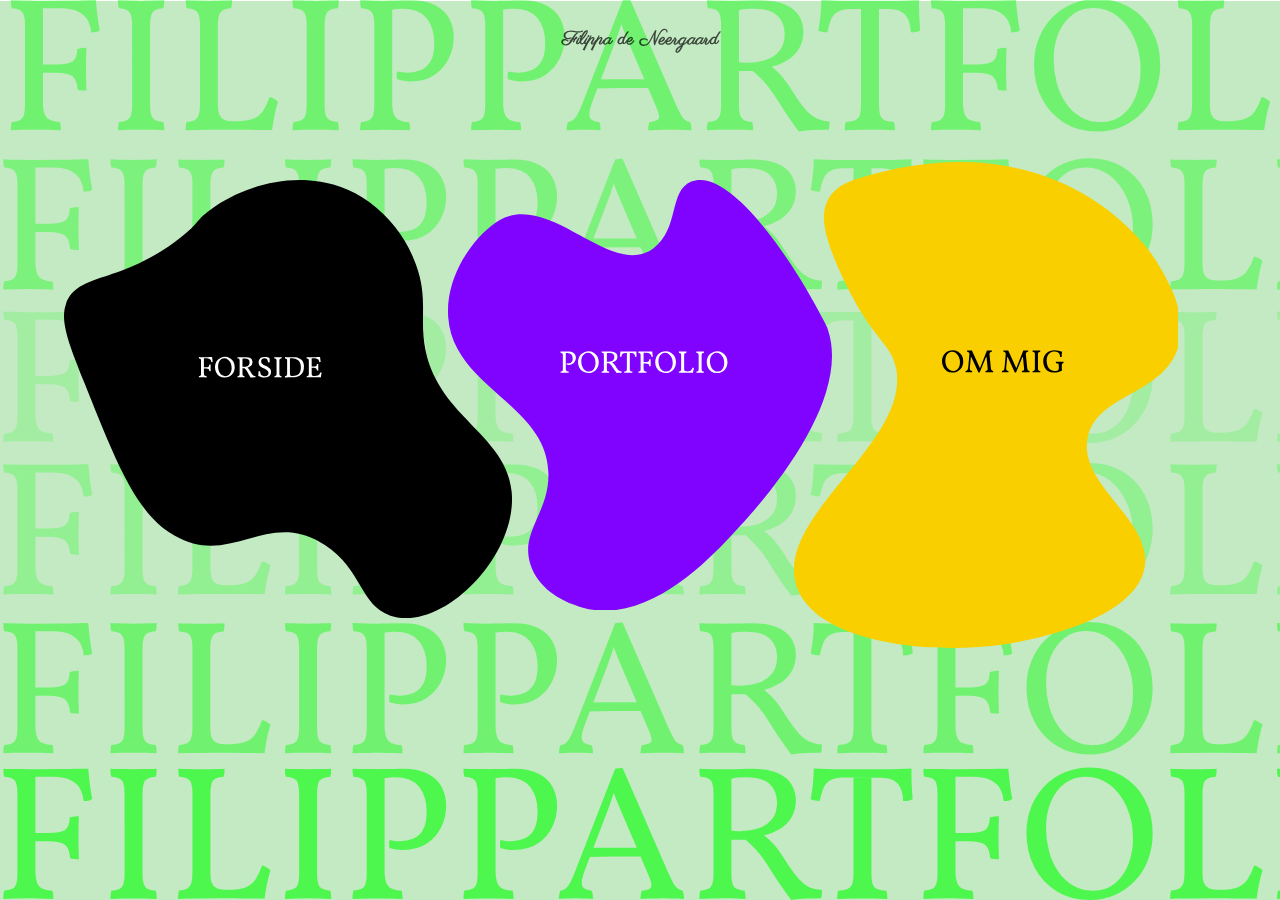
<file: index.html>
<!DOCTYPE html>
<html lang="da">
  <head>
    <meta charset="UTF-8" />
    <meta http-equiv="X-UA-Compatible" content="IE=edge" />
    <meta name="viewport" content="width=device-width, initial-scale=1.0" />
    <link rel="stylesheet" href="style.css" />
    <meta name="robots" content="noindex" />
    <link rel="preconnect" href="https://fonts.googleapis.com" />
    <link rel="preconnect" href="https://fonts.gstatic.com" crossorigin />
    <link rel="preconnect" href="https://fonts.googleapis.com" />
    <link rel="preconnect" href="https://fonts.gstatic.com" crossorigin />
    <link
      href="https://fonts.googleapis.com/css2?family=Be+Vietnam+Pro:wght@100&family=Parisienne&family=Vollkorn&display=swap"
      rel="stylesheet"
    />
    <title>Forside</title>
  </head>
  <body>
    <main>
      <div id="baggrund">
        <h1>Filippa de Neergaard</h1>
      </div>
      <nav>
        <a href="index.html"><div id="sortdut1"></div></a>
        <a href="portfolio.html"><div id="lilladut1"></div></a>
        <a href="ommig.html"><div id="guldut1"></div></a>
      </nav>
    </main>
  </body>
</html>
</file>
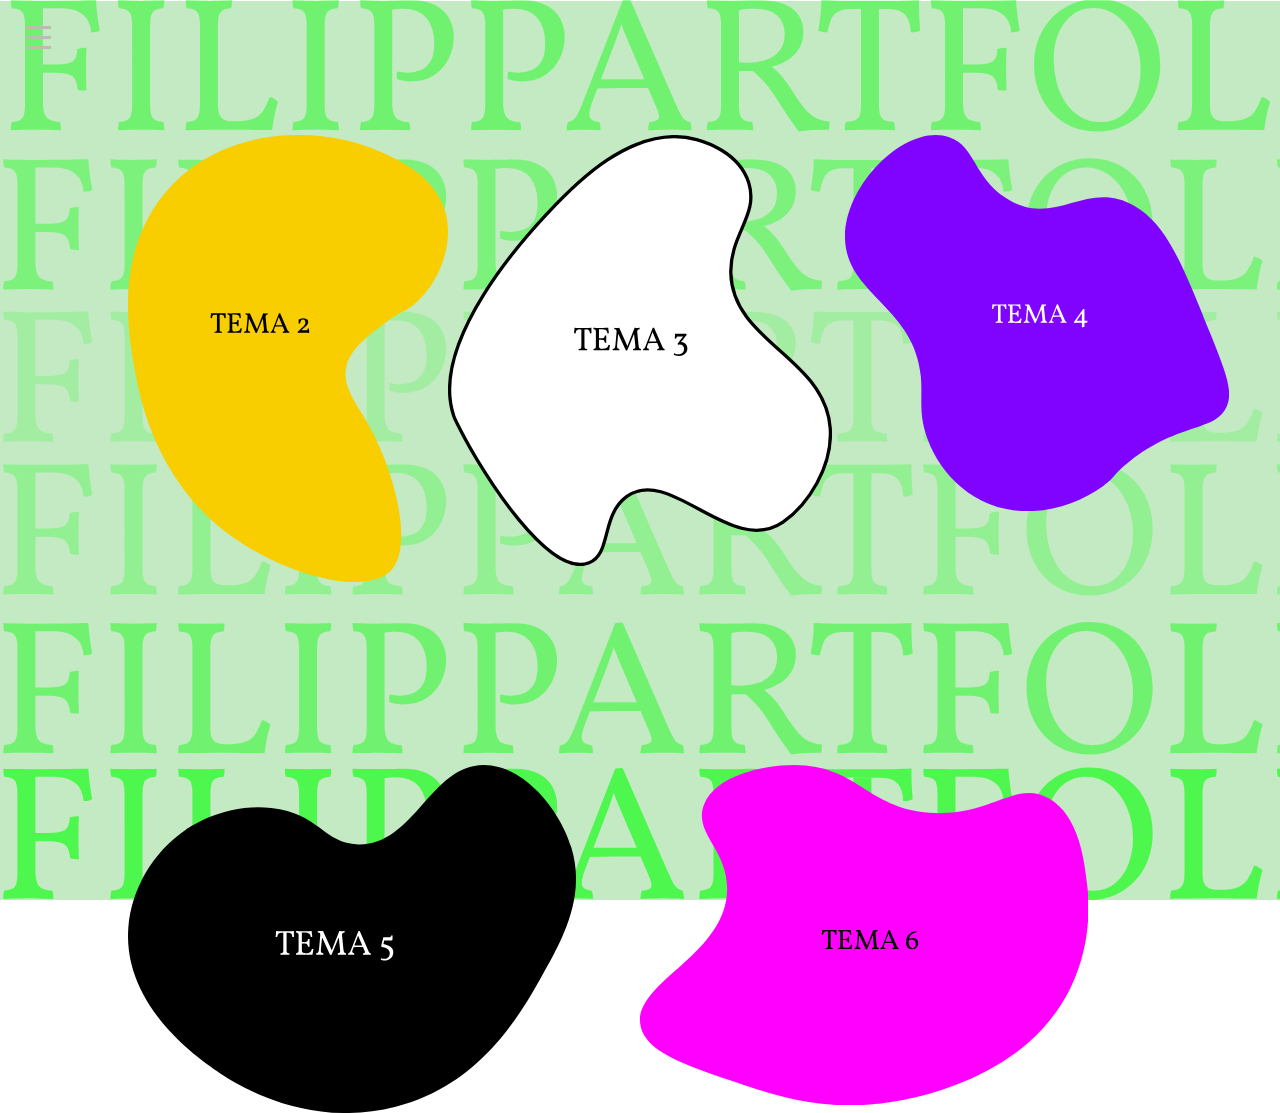
<file: portfolio.html>
<!DOCTYPE html>
<html lang="da">
  <head>
    <meta charset="UTF-8" />
    <meta http-equiv="X-UA-Compatible" content="IE=edge" />
    <meta name="viewport" content="width=device-width, initial-scale=1.0" />
    <link rel="stylesheet" href="style.css" />
    <meta name="robots" content="noindex" />
       <link rel="preconnect" href="https://fonts.googleapis.com" />
    <link rel="preconnect" href="https://fonts.gstatic.com" crossorigin />
    <link
      href="https://fonts.googleapis.com/css2?family=Be+Vietnam+Pro:wght@100&family=Parisienne&family=Vollkorn&display=swap"
      rel="stylesheet"
    />
    <title>Portfolio</title>
  </head>
  <body>
    <main>
      <div id="baggrund">
        
        <header>
          
          <div class="nav_wrapper">
            <img src="billeder/burgermenu1.svg" class="openMenu" alt="" />
          </div>    </div>

      
          <nav id="menu">
            <div class="nav_wrapper">
              <img src="billeder/cross.svg" class="closeMenu" alt="" />
            </div>
            <div class="menu_content">
              <a href="index.html">
                <h2>FORSIDE</h2>
              </a>
              <!-- <img src="billeder/menu_br.svg" class="menu_br" alt="" /> -->
              <a href="portfolio.html">
                <h2>PORTFOLIO</h2>
              </a>
              <!-- <img src="billeder/menu_br.svg" class="menu_br" alt="" /> -->
              <a href="ommig.html">
                <h2>OM MIG</h2>
              </a>
            
            </div>
          </nav>
        </header>

      

      <a href="tema2.html"><div id="guldut2"></div></a>
      <a href="tema3.html"><div id="hviddut2"></div></a>
      <a href="tema4.html"><div id="lilladut2"></div></a>
      <a href="tema5.html"><div id="sortdut2"></div></a>
      <a href="tema6.html"><div id="groendut2"></div></a>
   
    </main>
      
    <script src="burger1.js"></script>
  </body>
</html>
</file>
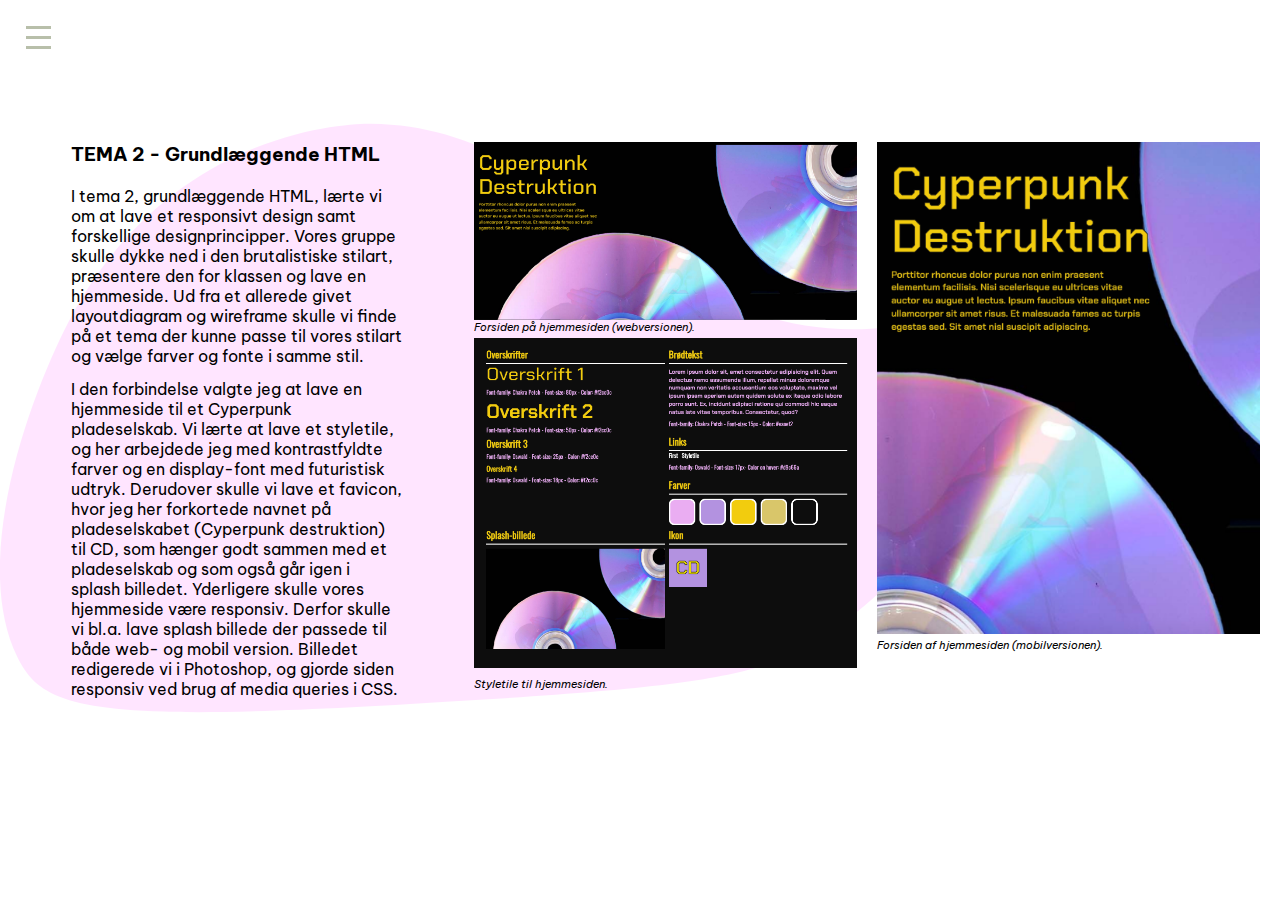
<file: tema2.html>
<!DOCTYPE html>
<html lang="da">
  <head>
    <meta charset="UTF-8" />
    <meta http-equiv="X-UA-Compatible" content="IE=edge" />
    <meta name="viewport" content="width=device-width, initial-scale=1.0" />
    <link rel="stylesheet" href="style.css" />
    <link rel="stylesheet" href="tema2.css" />
    <meta name="robots" content="noindex" />
    <link rel="preconnect" href="https://fonts.googleapis.com" />
    <link rel="preconnect" href="https://fonts.gstatic.com" crossorigin />
    <link
      href="https://fonts.googleapis.com/css2?family=Be+Vietnam+Pro:wght@100&family=Parisienne&family=Vollkorn&display=swap"
      rel="stylesheet"
    />
    <title>Tema 2</title>
  </head>
  <body>
    <main>
      <header>
        <div class="nav_wrapper">
          <img src="billeder/burgermenu1.svg" class="openMenu" alt="" />
        </div>
        <nav id="menu">
          <div class="nav_wrapper">
            <img src="billeder/cross.svg" class="closeMenu" alt="" />
          </div>

          <div class="menu_content">
            <a href="index.html">
              <h2>FORSIDE</h2>
            </a>
            <!-- <img src="billeder/menu_br.svg" class="menu_br" alt="" /> -->
            <a href="portfolio.html">
              <h2>PORTFOLIO</h2>
            </a>
            <!-- <img src="billeder/menu_br.svg" class="menu_br" alt="" /> -->
            <a href="ommig.html">
              <h2>OM MIG</h2>
            </a>
          </div>
        </nav>
      </header>
      <!-- Her starter indholdet -->

      <div class="tema2">
        <!-- Tekst -->
        <div class="tema2tekst">
          <h2>TEMA 2 - Grundlæggende HTML</h2>
          <p>
            I tema 2, grundlæggende HTML, lærte vi om at lave et responsivt
            design samt forskellige designprincipper. Vores gruppe skulle dykke
            ned i den brutalistiske stilart, præsentere den for klassen og lave
            en hjemmeside. Ud fra et allerede givet layoutdiagram og wireframe
            skulle vi finde på et tema der kunne passe til vores stilart og
            vælge farver og fonte i samme stil.
          </p>
          <p>
            I den forbindelse valgte jeg at lave en hjemmeside til et Cyperpunk
            pladeselskab. Vi lærte at lave et styletile, og her arbejdede jeg
            med kontrastfyldte farver og en display-font med futuristisk udtryk.
            Derudover skulle vi lave et favicon, hvor jeg her forkortede navnet
            på pladeselskabet (Cyperpunk destruktion) til CD, som hænger godt
            sammen med et pladeselskab og som også går igen i splash billedet.
            Yderligere skulle vores hjemmeside være responsiv. Derfor skulle vi
            bl.a. lave splash billede der passede til både web- og mobil
            version. Billedet redigerede vi i Photoshop, og gjorde siden
            responsiv ved brug af media queries i CSS.
          </p>
        </div>
        <div class="billedertema2">
          <div class="tosmaa">
            <img src="billeder/CDweb.png" alt="webversion af hjemmeside" />
            <div class="caption">Forsiden på hjemmesiden (webversionen).</div>
            <img src="billeder/CDstyletile.png" alt="Styletile af hjemmeside" />
            <div class="caption">Styletile til hjemmesiden.</div>
          </div>
          <div>
            <img src="billeder/CDmobil.png" alt="mobilversion af hjemmeside" />

            <div class="caption">Forsiden af hjemmesiden (mobilversionen).</div>
          </div>
        </div>
      </div>
      <!-- Tekst slut -->
    </main>
    <script src="burger1.js"></script>
  </body>
</html>
</file>
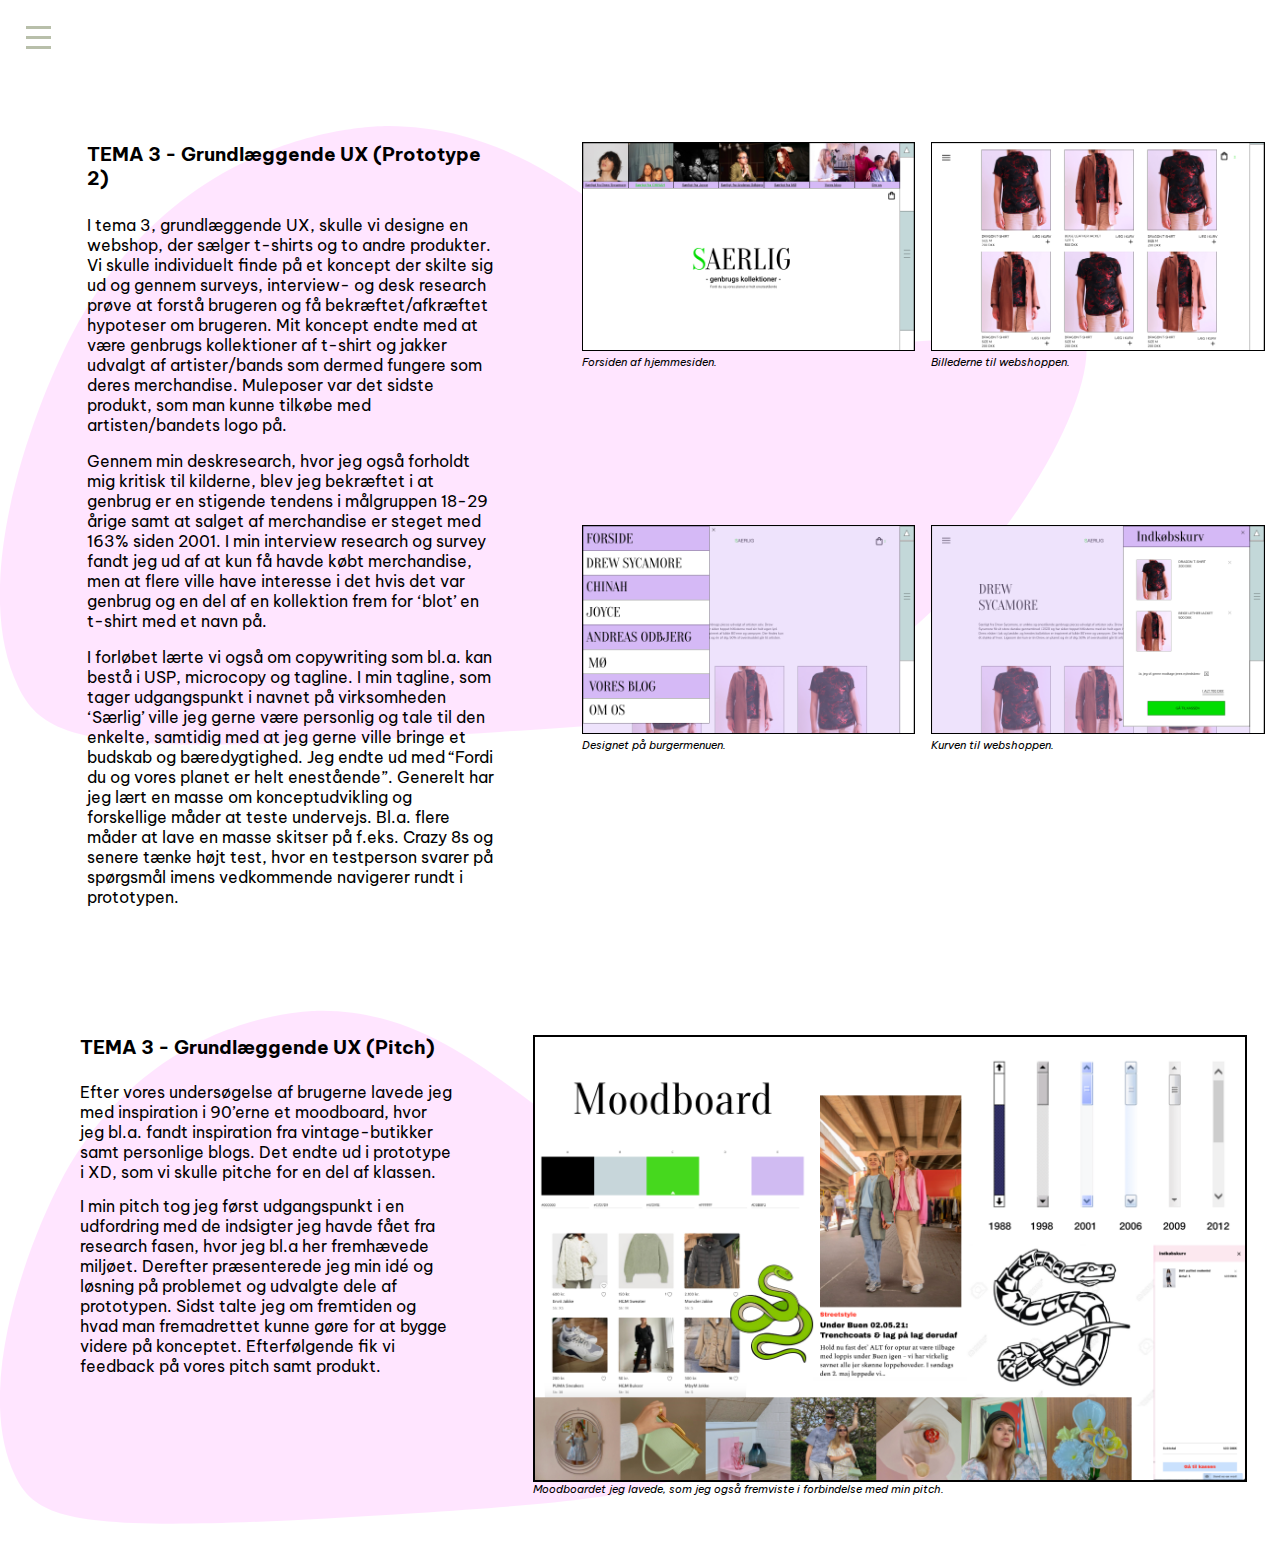
<file: tema3.html>
<!DOCTYPE html>
<html lang="da">
  <head>
    <meta charset="UTF-8" />
    <meta http-equiv="X-UA-Compatible" content="IE=edge" />
    <meta name="viewport" content="width=device-width, initial-scale=1.0" />
    <link rel="stylesheet" href="style.css" />
    <link rel="stylesheet" href="tema3.css" />
    <meta name="robots" content="noindex" />
    <link rel="preconnect" href="https://fonts.googleapis.com" />
    <link rel="preconnect" href="https://fonts.gstatic.com" crossorigin />
    <link
      href="https://fonts.googleapis.com/css2?family=Be+Vietnam+Pro:wght@100&family=Parisienne&family=Vollkorn&display=swap"
      rel="stylesheet"
    />
    <title>Tema 3</title>
  </head>
  <body>
    <main>
      <header>
        <div class="nav_wrapper">
          <img src="billeder/burgermenu1.svg" class="openMenu" alt="" />
        </div>
        <nav id="menu">
          <div class="nav_wrapper">
            <img src="billeder/cross.svg" class="closeMenu" alt="" />
          </div>

          <div class="menu_content">
            <a href="index.html">
              <h2>FORSIDE</h2>
            </a>
            <!-- <img src="billeder/menu_br.svg" class="menu_br" alt="" /> -->
            <a href="portfolio.html">
              <h2>PORTFOLIO</h2>
            </a>
            <!-- <img src="billeder/menu_br.svg" class="menu_br" alt="" /> -->
            <a href="ommig.html">
              <h2>OM MIG</h2>
            </a>
          </div>
        </nav>
      </header>
      <!-- Her starter indholdet -->

      <div class="tema3">
        <!-- Tekst -->
        <div class="tema3tekst">
          <h2>TEMA 3 - Grundlæggende UX (Prototype 2)</h2>
          <p>
            I tema 3, grundlæggende UX, skulle vi designe en webshop, der sælger
            t-shirts og to andre produkter. Vi skulle individuelt finde på et
            koncept der skilte sig ud og gennem surveys, interview- og desk
            research prøve at forstå brugeren og få bekræftet/afkræftet
            hypoteser om brugeren. Mit koncept endte med at være genbrugs
            kollektioner af t-shirt og jakker udvalgt af artister/bands som
            dermed fungere som deres merchandise. Muleposer var det sidste
            produkt, som man kunne tilkøbe med artisten/bandets logo på.
          </p>
          <p>
            Gennem min deskresearch, hvor jeg også forholdt mig kritisk til
            kilderne, blev jeg bekræftet i at genbrug er en stigende tendens i
            målgruppen 18-29 årige samt at salget af merchandise er steget med
            163% siden 2001. I min interview research og survey fandt jeg ud af
            at kun få havde købt merchandise, men at flere ville have interesse
            i det hvis det var genbrug og en del af en kollektion frem for
            ‘blot’ en t-shirt med et navn på.
          </p>
          <p>
            I forløbet lærte vi også om copywriting som bl.a. kan bestå i USP,
            microcopy og tagline. I min tagline, som tager udgangspunkt i navnet
            på virksomheden ‘Særlig’ ville jeg gerne være personlig og tale til
            den enkelte, samtidig med at jeg gerne ville bringe et budskab og
            bæredygtighed. Jeg endte ud med “Fordi du og vores planet er helt
            enestående”. Generelt har jeg lært en masse om konceptudvikling og
            forskellige måder at teste undervejs. Bl.a. flere måder at lave en
            masse skitser på f.eks. Crazy 8s og senere tænke højt test, hvor en
            testperson svarer på spørgsmål imens vedkommende navigerer rundt i
            prototypen.
          </p>
        </div>
        <div class="billedertema3">
          <div>
            <img
              src="billeder/Forsidetema3.png"
              alt="Forside af hjemmeside UX"
            />
            <div class="caption">Forsiden af hjemmesiden.</div>
          </div>
          <div>
            <img src="billeder/Billedertema3.png" alt="Billeder UX" />
            <div class="caption">Billederne til webshoppen.</div>
          </div>
          <div>
            <img src="billeder/Menutema3.png" alt="Menu UX" />
            <div class="caption">Designet på burgermenuen.</div>
          </div>
          <div>
            <img src="billeder/Kurvtema3.png" alt="Kurv UX" />
            <div class="caption">Kurven til webshoppen.</div>
          </div>
        </div>
      </div>
      <div class="tema31">
        <div class="tema3tekst1">
          <h2>TEMA 3 - Grundlæggende UX (Pitch)</h2>
          <p>
            Efter vores undersøgelse af brugerne lavede jeg med inspiration i
            90’erne et moodboard, hvor jeg bl.a. fandt inspiration fra
            vintage-butikker samt personlige blogs. Det endte ud i prototype i
            XD, som vi skulle pitche for en del af klassen.
          </p>
          <p>
            I min pitch tog jeg først udgangspunkt i en udfordring med de
            indsigter jeg havde fået fra research fasen, hvor jeg bl.a her
            fremhævede miljøet. Derefter præsenterede jeg min idé og løsning på
            problemet og udvalgte dele af prototypen. Sidst talte jeg om
            fremtiden og hvad man fremadrettet kunne gøre for at bygge videre på
            konceptet. Efterfølgende fik vi feedback på vores pitch samt
            produkt.
          </p>
        </div>
        <div class="billedertema31">
          <img src="billeder/Moodboard1.png" alt="moodboard" />
          <div class="caption">
            Moodboardet jeg lavede, som jeg også fremviste i forbindelse med min
            pitch.
          </div>
        </div>
      </div>
      <!-- Tekst slut -->
    </main>
    <script src="burger1.js"></script>
  </body>
</html>
</file>
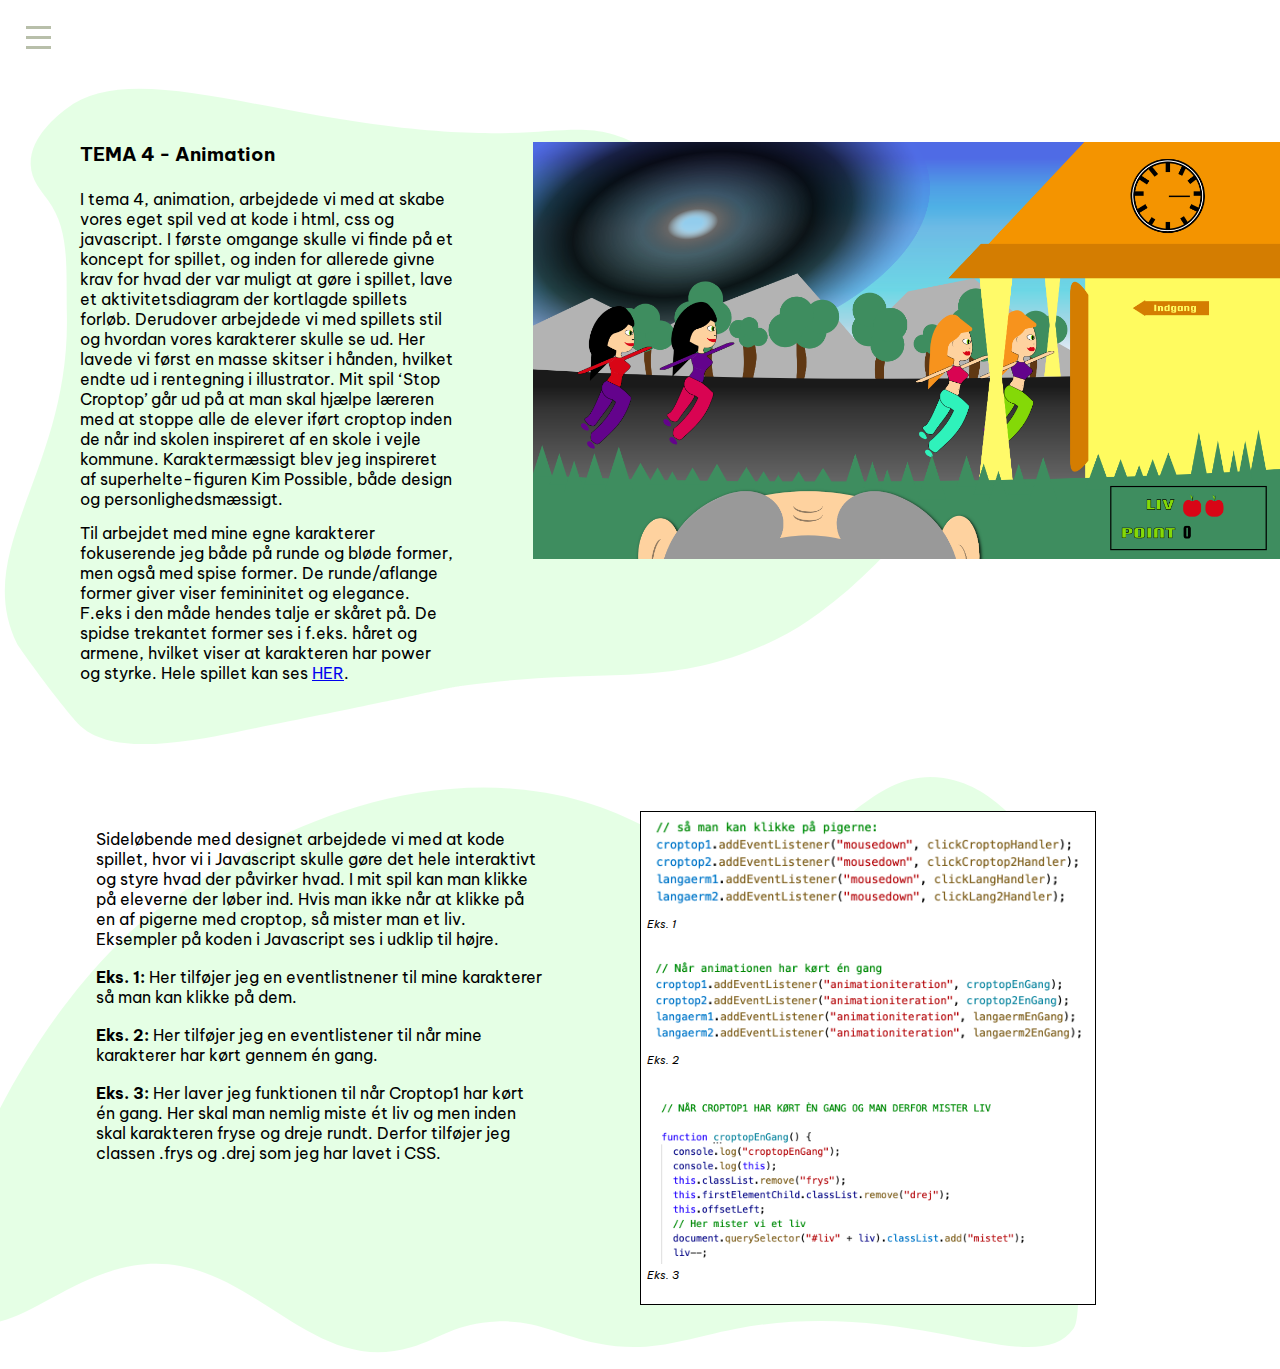
<file: tema4.html>
<!DOCTYPE html>
<html lang="da">
  <head>
    <meta charset="UTF-8" />
    <meta http-equiv="X-UA-Compatible" content="IE=edge" />
    <meta name="viewport" content="width=device-width, initial-scale=1.0" />
    <link rel="stylesheet" href="style.css" />
    <link rel="stylesheet" href="tema4.css" />
    <meta name="robots" content="noindex" />
    <link rel="preconnect" href="https://fonts.googleapis.com" />
    <link rel="preconnect" href="https://fonts.gstatic.com" crossorigin />
    <link
      href="https://fonts.googleapis.com/css2?family=Be+Vietnam+Pro:wght@100&family=Parisienne&family=Vollkorn&display=swap"
      rel="stylesheet"
    />
    <title>Tema 4</title>
  </head>
  <body>
    <main>
      <header>
        <div class="nav_wrapper">
          <img src="billeder/burgermenu1.svg" class="openMenu" alt="" />
        </div>
        <nav id="menu">
          <div class="nav_wrapper">
            <img src="billeder/cross.svg" class="closeMenu" alt="" />
          </div>

          <div class="menu_content">
            <a href="index.html">
              <h2>FORSIDE</h2>
            </a>
            <!-- <img src="billeder/menu_br.svg" class="menu_br" alt="" /> -->
            <a href="portfolio.html">
              <h2>PORTFOLIO</h2>
            </a>
            <!-- <img src="billeder/menu_br.svg" class="menu_br" alt="" /> -->
            <a href="ommig.html">
              <h2>OM MIG</h2>
            </a>
          </div>
        </nav>
      </header>
      <!-- Her starter indholdet -->

      <div class="tema4">
        <!-- Tekst -->
        <div class="tema4tekst">
          <h2>TEMA 4 - Animation</h2>
          <p>
            I tema 4, animation, arbejdede vi med at skabe vores eget spil ved
            at kode i html, css og javascript. I første omgange skulle vi finde
            på et koncept for spillet, og inden for allerede givne krav for hvad
            der var muligt at gøre i spillet, lave et aktivitetsdiagram der
            kortlagde spillets forløb. Derudover arbejdede vi med spillets stil
            og hvordan vores karakterer skulle se ud. Her lavede vi først en
            masse skitser i hånden, hvilket endte ud i rentegning i illustrator.
            Mit spil ‘Stop Croptop’ går ud på at man skal hjælpe læreren med at
            stoppe alle de elever iført croptop inden de når ind skolen
            inspireret af en skole i vejle kommune. Karaktermæssigt blev jeg
            inspireret af superhelte-figuren Kim Possible, både design og
            personlighedsmæssigt.
          </p>
          <p>
            Til arbejdet med mine egne karakterer fokuserende jeg både på runde
            og bløde former, men også med spise former. De runde/aflange former
            giver viser femininitet og elegance. F.eks i den måde hendes talje
            er skåret på. De spidse trekantet former ses i f.eks. håret og
            armene, hvilket viser at karakteren har power og styrke. Hele
            spillet kan ses
            <a href="https://filippartfolio.dk/kea/04_animation/spil/spil.html"
              >HER</a
            >.
          </p>
        </div>
        <img src="billeder/Baggrundmfigur.png" alt="baggrund med figurer" />
      </div>
      <div class="tema4java">
        <div class="tema4tekst1">
          <p>
            Sideløbende med designet arbejdede vi med at kode spillet, hvor vi i
            Javascript skulle gøre det hele interaktivt og styre hvad der
            påvirker hvad. I mit spil kan man klikke på eleverne der løber ind.
            Hvis man ikke når at klikke på en af pigerne med croptop, så mister
            man et liv. Eksempler på koden i Javascript ses i udklip til højre.
          </p>
          <p>
            <b>Eks. 1:</b> Her tilføjer jeg en eventlistnener til mine
            karakterer så man kan klikke på dem.
          </p>
          <p>
            <b>Eks. 2:</b> Her tilføjer jeg en eventlistener til når mine
            karakterer har kørt gennem én gang.
          </p>
          <p>
            <b>Eks. 3:</b> Her laver jeg funktionen til når Croptop1 har kørt én
            gang. Her skal man nemlig miste ét liv og men inden skal karakteren
            fryse og dreje rundt. Derfor tilføjer jeg classen .frys og .drej som
            jeg har lavet i CSS.
          </p>
        </div>
        <div class="javabilleder">
          <img src="billeder/spil1.png" alt="java1" />
          <div class="caption">Eks. 1</div>
          <img src="billeder/spil2.png" alt="java2" />
          <div class="caption">Eks. 2</div>
          <img src="billeder/spil3.png" alt="java3" />
          <div class="caption">Eks. 3</div>
        </div>
      </div>
      <!-- Tekst slut -->
    </main>
    <script src="burger1.js"></script>
  </body>
</html>
</file>
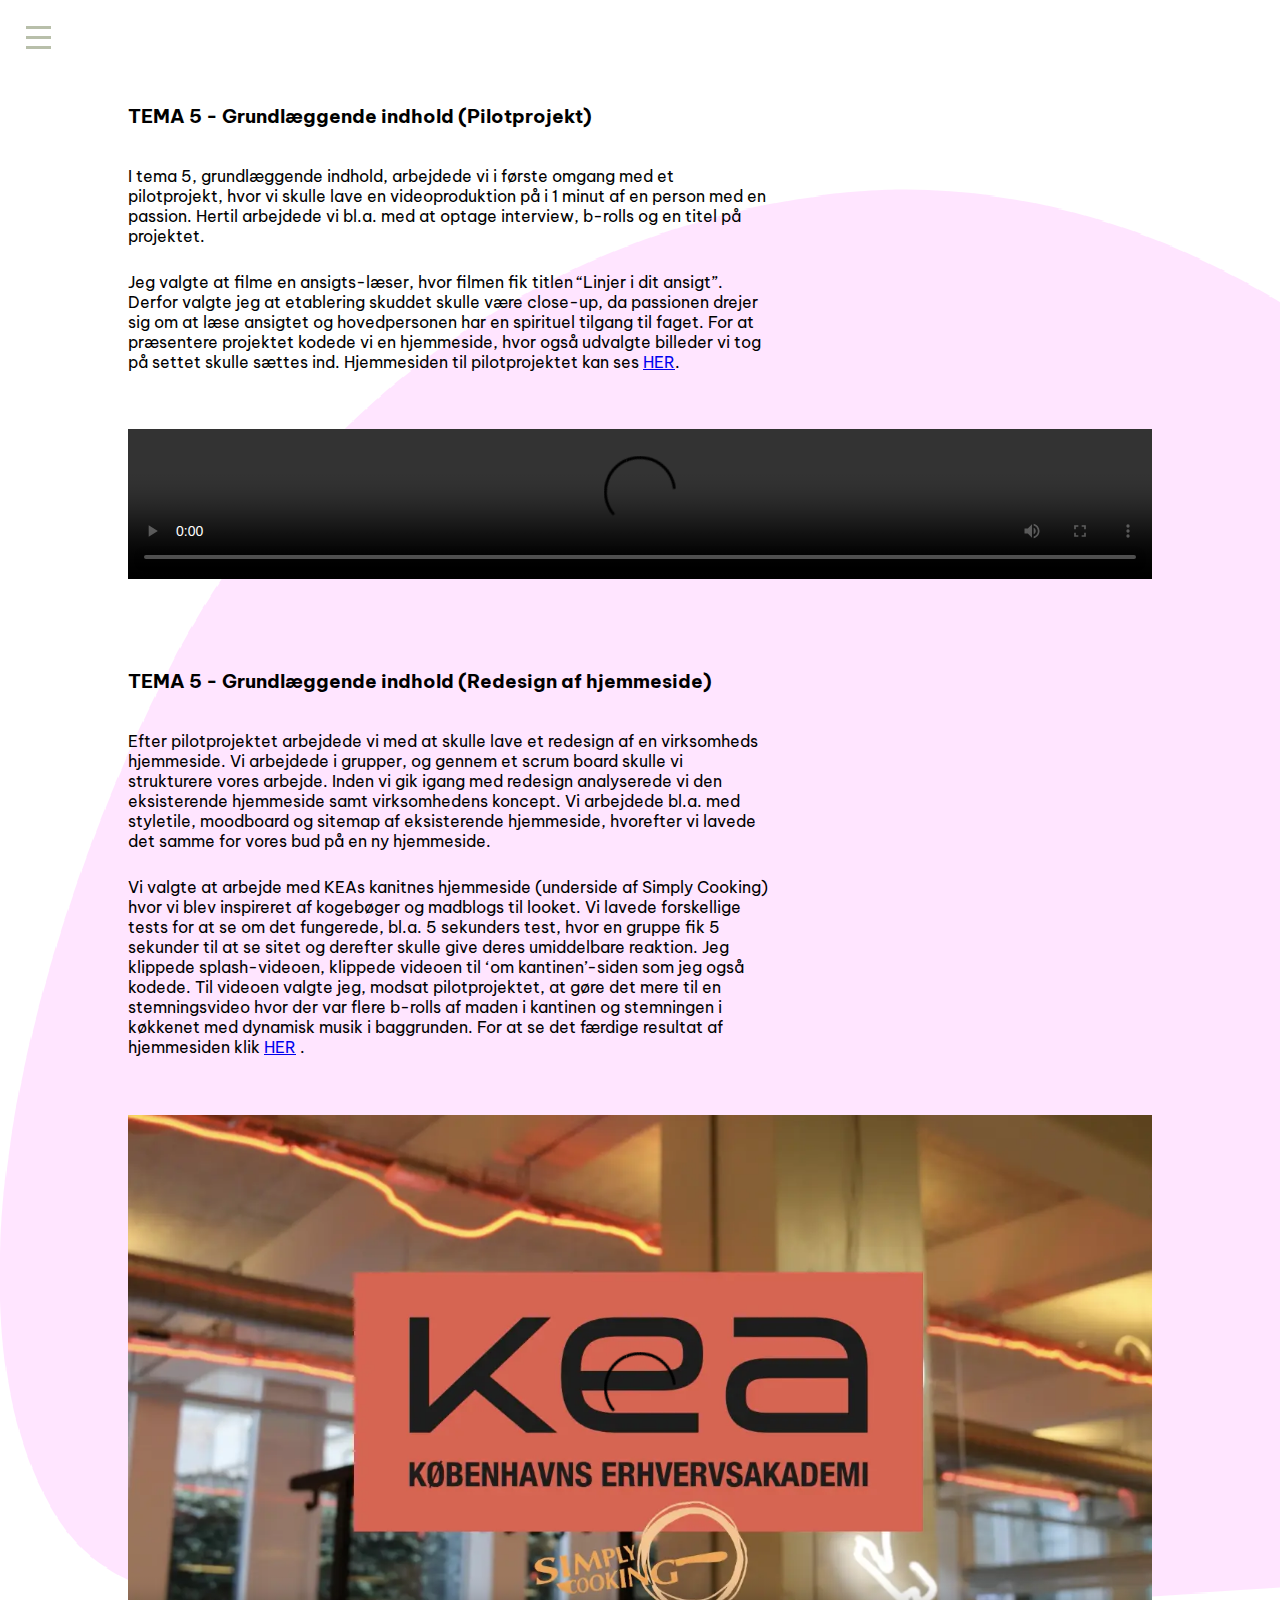
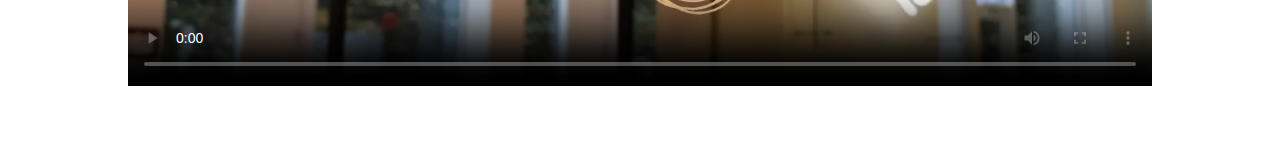
<file: tema5.html>
<!DOCTYPE html>
<html lang="da">
  <head>
    <meta charset="UTF-8" />
    <meta http-equiv="X-UA-Compatible" content="IE=edge" />
    <meta name="viewport" content="width=device-width, initial-scale=1.0" />
    <link rel="stylesheet" href="style.css" />
    <link rel="stylesheet" href="tema5.css" />
    <meta name="robots" content="noindex" />
    <link rel="preconnect" href="https://fonts.googleapis.com" />
    <link rel="preconnect" href="https://fonts.gstatic.com" crossorigin />
    <link
      href="https://fonts.googleapis.com/css2?family=Be+Vietnam+Pro:wght@100&family=Parisienne&family=Vollkorn&display=swap"
      rel="stylesheet"
    />
    <title>Tema 5</title>
  </head>
  <body>
    <main>
      <header>
        <div class="nav_wrapper">
          <img src="billeder/burgermenu1.svg" class="openMenu" alt="" />
        </div>
        <nav id="menu">
          <div class="nav_wrapper">
            <img src="billeder/cross.svg" class="closeMenu" alt="" />
          </div>

          <div class="menu_content">
            <a href="index.html">
              <h2>FORSIDE</h2>
            </a>
            <!-- <img src="billeder/menu_br.svg" class="menu_br" alt="" /> -->
            <a href="portfolio.html">
              <h2>PORTFOLIO</h2>
            </a>
            <!-- <img src="billeder/menu_br.svg" class="menu_br" alt="" /> -->
            <a href="ommig.html">
              <h2>OM MIG</h2>
            </a>
          </div>
        </nav>
      </header>
      <!-- Her starter indholdet -->

      <div class="tema5">
        <!-- Tekst -->
        <div class="tema5tekst">
          <h2>TEMA 5 - Grundlæggende indhold (Pilotprojekt)</h2>
          <div>
            <p>
              I tema 5, grundlæggende indhold, arbejdede vi i første omgang med
              et pilotprojekt, hvor vi skulle lave en videoproduktion på i 1
              minut af en person med en passion. Hertil arbejdede vi bl.a. med
              at optage interview, b-rolls og en titel på projektet.
            </p>
          </div>
          <div>
            <p>
              Jeg valgte at filme en ansigts-læser, hvor filmen fik titlen
              “Linjer i dit ansigt”. Derfor valgte jeg at etablering skuddet
              skulle være close-up, da passionen drejer sig om at læse ansigtet
              og hovedpersonen har en spirituel tilgang til faget. For at
              præsentere projektet kodede vi en hjemmeside, hvor også udvalgte
              billeder vi tog på settet skulle sættes ind. Hjemmesiden til
              pilotprojektet kan ses
              <a href="https://fili5652.github.io/pilot-projekt/index.html"
                >HER</a
              >.
            </p>
          </div>
        </div>
        <div class="videohjemmeside">
          <video
            controls
            src="https://filippartfolio.dk/kea/05_indhold/01_pilot/pilotprojekt.mp4"
          ></video>
        </div>

        <div class="tema5tekst">
          <h2>TEMA 5 - Grundlæggende indhold (Redesign af hjemmeside)</h2>
          <p>
            Efter pilotprojektet arbejdede vi med at skulle lave et redesign af
            en virksomheds hjemmeside. Vi arbejdede i grupper, og gennem et
            scrum board skulle vi strukturere vores arbejde. Inden vi gik igang
            med redesign analyserede vi den eksisterende hjemmeside samt
            virksomhedens koncept. Vi arbejdede bl.a. med styletile, moodboard
            og sitemap af eksisterende hjemmeside, hvorefter vi lavede det samme
            for vores bud på en ny hjemmeside.
          </p>
          <p>
            Vi valgte at arbejde med KEAs kanitnes hjemmeside (underside af
            Simply Cooking) hvor vi blev inspireret af kogebøger og madblogs til
            looket. Vi lavede forskellige tests for at se om det fungerede,
            bl.a. 5 sekunders test, hvor en gruppe fik 5 sekunder til at se
            sitet og derefter skulle give deres umiddelbare reaktion. Jeg
            klippede splash-videoen, klippede videoen til ‘om kantinen’-siden
            som jeg også kodede. Til videoen valgte jeg, modsat pilotprojektet,
            at gøre det mere til en stemningsvideo hvor der var flere b-rolls af
            maden i kantinen og stemningen i køkkenet med dynamisk musik i
            baggrunden. For at se det færdige resultat af hjemmesiden klik
            <a href="https://simply-cooking.netlify.app/">HER</a>
            .
          </p>
        </div>
        <div class="videohjemmeside">
          <video
            controls
            poster="billeder/thumb.webp"
            src="https://www.filippartfolio.dk/kea/05_indhold/videotema5/InterviewV2.mp4"
          ></video>
        </div>
      </div>
      <!-- Tekst slut -->
    </main>
    <script src="burger1.js"></script>
  </body>
</html>
</file>
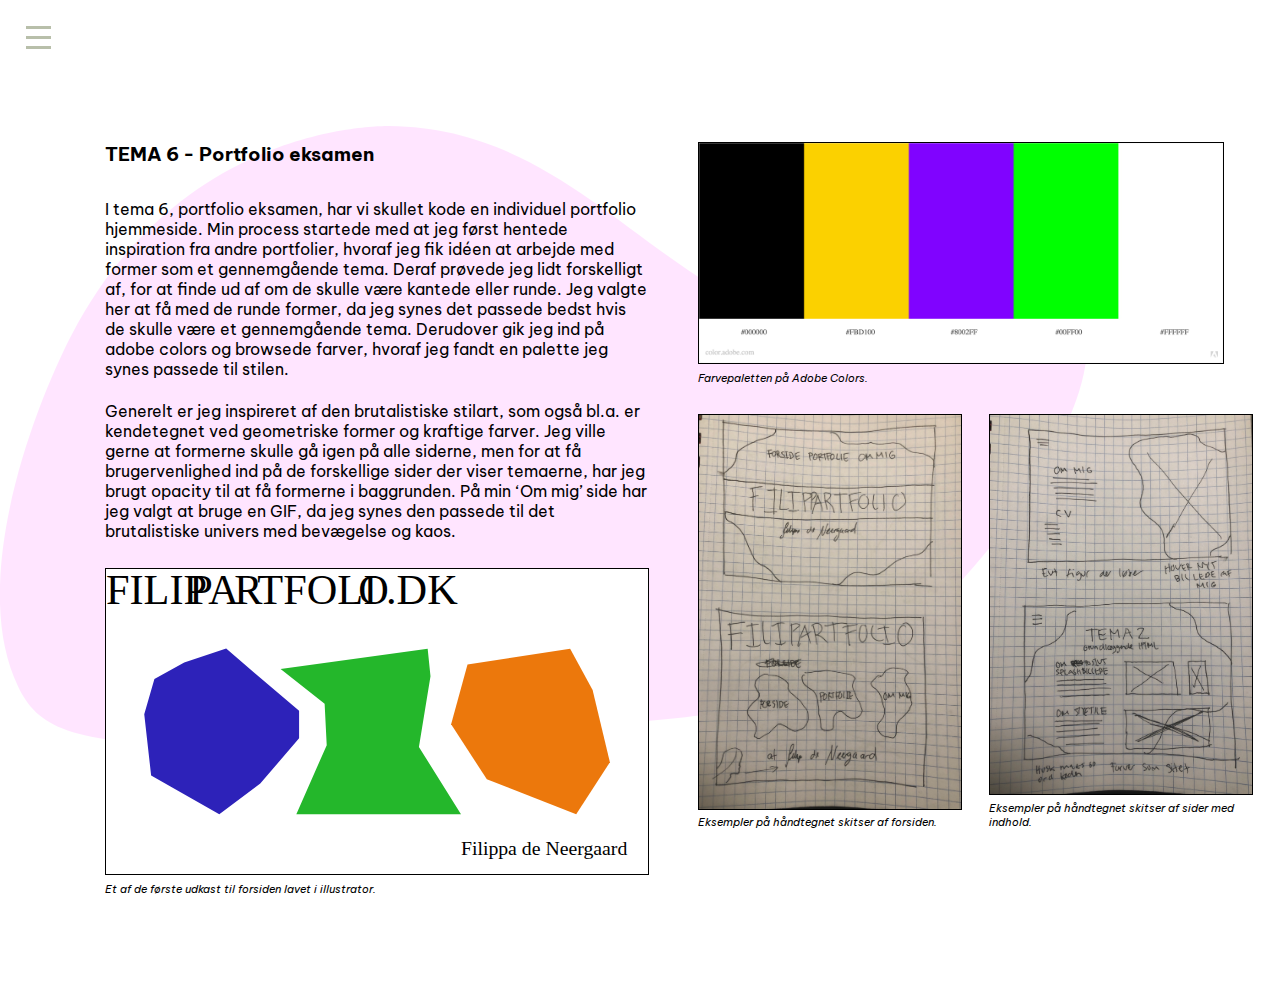
<file: tema6.html>
<!DOCTYPE html>
<html lang="da">
  <head>
    <meta charset="UTF-8" />
    <meta http-equiv="X-UA-Compatible" content="IE=edge" />
    <meta name="viewport" content="width=device-width, initial-scale=1.0" />
    <link rel="stylesheet" href="style.css" />
    <link rel="stylesheet" href="tema6.css" />
    <meta name="robots" content="noindex" />
    <link rel="preconnect" href="https://fonts.googleapis.com" />
    <link rel="preconnect" href="https://fonts.gstatic.com" crossorigin />
    <link
      href="https://fonts.googleapis.com/css2?family=Be+Vietnam+Pro:wght@100&family=Parisienne&family=Vollkorn&display=swap"
      rel="stylesheet"
    />
    <title>Tema 6</title>
  </head>
  <body>
    <main>
      <header>
        <div class="nav_wrapper">
          <img src="billeder/burgermenu1.svg" class="openMenu" alt="" />
        </div>
        <nav id="menu">
          <div class="nav_wrapper">
            <img src="billeder/cross.svg" class="closeMenu" alt="" />
          </div>

          <div class="menu_content">
            <a href="index.html">
              <h2>FORSIDE</h2>
            </a>
            <!-- <img src="billeder/menu_br.svg" class="menu_br" alt="" /> -->
            <a href="portfolio.html">
              <h2>PORTFOLIO</h2>
            </a>
            <!-- <img src="billeder/menu_br.svg" class="menu_br" alt="" /> -->
            <a href="ommig.html">
              <h2>OM MIG</h2>
            </a>
          </div>
        </nav>
      </header>
      <!-- Her starter indholdet -->

      <div class="tema6">
        <!-- Tekst -->
        <div class="tema6tekst">
          <h2>TEMA 6 - Portfolio eksamen</h2>
          <p>
            I tema 6, portfolio eksamen, har vi skullet kode en individuel
            portfolio hjemmeside. Min process startede med at jeg først hentede
            inspiration fra andre portfolier, hvoraf jeg fik idéen at arbejde
            med former som et gennemgående tema. Deraf prøvede jeg lidt
            forskelligt af, for at finde ud af om de skulle være kantede eller
            runde. Jeg valgte her at få med de runde former, da jeg synes det
            passede bedst hvis de skulle være et gennemgående tema. Derudover
            gik jeg ind på adobe colors og browsede farver, hvoraf jeg fandt en
            palette jeg synes passede til stilen.
          </p>
          <p>
            Generelt er jeg inspireret af den brutalistiske stilart, som også
            bl.a. er kendetegnet ved geometriske former og kraftige farver. Jeg
            ville gerne at formerne skulle gå igen på alle siderne, men for at
            få brugervenlighed ind på de forskellige sider der viser temaerne,
            har jeg brugt opacity til at få formerne i baggrunden. På min ‘Om
            mig’ side har jeg valgt at bruge en GIF, da jeg synes den passede
            til det brutalistiske univers med bevægelse og kaos.
          </p>
          <div class="adobe">
            <img src="billeder/SVG/udkast1.svg" alt="Billeder UX" />
            <p class="caption">
              Et af de første udkast til forsiden lavet i illustrator.
            </p>
          </div>
        </div>
        <div class="skitse">
          <div>
            <img
              src="billeder/farveradobe.jpeg"
              alt="Forside af hjemmeside UX"
            />
            <p class="caption">Farvepaletten på Adobe Colors.</p>
          </div>
          <div class="skitse2">
            <div>
              <img src="billeder/forsideskitse.jpg" alt="Billeder UX" />
              <p class="caption">
                Eksempler på håndtegnet skitser af forsiden.
              </p>
            </div>
            <div>
              <img src="billeder/indholdskitse.jpg" alt="Billeder UX" />
              <p class="caption">
                Eksempler på håndtegnet skitser af sider med indhold.
              </p>
            </div>
          </div>
        </div>

        <!-- <div class="billedertema6"> -->
      </div>

      <!-- <div>
          <img src="billeder/indholdskitse.jpg" alt="Billeder UX" />
          <figcaption class="caption">Billederne til webshoppen</figcaption>
        </div>
      </div> -->

      <!-- Tekst slut -->
    </main>
    <script src="burger1.js"></script>
  </body>
</html>
</file>
<file: style.css>
* {
  margin: 0;
  padding: 0%;
  max-width: 100%;
}

#baggrund {
  width: 100%;
  height: 100%;
  position: fixed;
  background: url(billeder/SVG/baggrund.svg);
  background-size: cover;
  /* place-content: center; */
}

#sortdut1 {
  position: absolute;
  top: 20%;
  left: 5%;
  aspect-ratio: 75/73.4;
  background-image: url(billeder/SVG/sortdut1.svg);
  background-size: cover;
  width: 35%;

  animation-name: puls_kf;
  animation-duration: 2s;
  animation-iteration-count: infinite;
  animation-timing-function: linear;
  animation-direction: alternate;
}

#sortdut1:hover,
#lilladut1:hover,
#guldut1:hover {
  animation: pause;
  transform: scale(1.1);
}

#lilladut1 {
  position: absolute;
  top: 20%;
  left: 35%;
  aspect-ratio: 61.4/68.8;
  background-image: url(billeder/SVG/lilladut1.svg);
  background-size: cover;
  width: 30%;

  animation-name: puls_kf;
  animation-duration: 2s;
  animation-iteration-count: infinite;
  animation-timing-function: linear;
  animation-direction: alternate;
}

#guldut1 {
  position: absolute;
  top: 18%;
  left: 62%;
  aspect-ratio: 60/76;
  background-image: url(billeder/SVG/guldut1.svg);
  background-size: cover;
  width: 30%;

  animation-name: puls_kf;
  animation-duration: 2s;
  animation-iteration-count: infinite;
  animation-timing-function: linear;
  animation-direction: alternate;
}

@keyframes puls_kf {
  0% {
    transform: scale(0.9);
  }

  100% {
    transform: scale(1);
  }
}

h1 {
  text-align: center;
  padding-top: 2%;
  font-size: 1.2rem;
  font-family: "Parisienne", cursive;
  opacity: 70%;
  position: relative;
  cursor: zoom-in;
}

/* Her starter vi på Portfolo  */

#guldut2 {
  position: absolute;
  top: 15%;
  left: 10%;
  aspect-ratio: 55.7/77.8;
  background-image: url(billeder/SVG/guldut2.svg);
  background-size: cover;
  width: 25%;
}

#guldut2:hover,
#hviddut2:hover,
#lilladut2:hover,
#sortdut2:hover,
#groendut2:hover {
  transform: scale(1.2);
  transition: 1s;
  cursor: pointer;
}

/* #guldut2:hover {
  background-image: url(billeder/SVG/guldut22.svg);
} */

#hviddut2 {
  position: absolute;
  top: 15%;
  left: 35%;
  aspect-ratio: 58.1/65.2;
  background-image: url(billeder/SVG/hviddut2.svg);
  background-size: cover;
  width: 30%;
}

#lilladut2 {
  position: absolute;
  top: 15%;
  left: 66%;
  aspect-ratio: 70.6/69.1;
  background-image: url(billeder/SVG/lilladut2.svg);
  background-size: cover;
  width: 30%;
}

#sortdut2 {
  position: absolute;
  top: 85%;
  left: 10%;
  aspect-ratio: 64.5/50.1;
  background-image: url(billeder/SVG/sortdut2.svg);
  background-size: cover;
  width: 35%;
}

#groendut2 {
  position: absolute;
  top: 85%;
  left: 50%;
  aspect-ratio: 79.8/60.5;
  background-image: url(billeder/SVG/pinkdut21.svg);
  background-size: cover;
  width: 35%;
}

/* BURGERMENU */

#menu {
  height: 0%;
  width: 300px;
  position: fixed;
  z-index: 100;
  top: 0;
  left: 0;
  background-color: white;
  background-size: cover;
  transition: 0.7s;
  overflow: hidden;
}

.menu_content {
  position: relative;
  width: 100%;
  text-align: center;
  font-size: 20px;
}

.menu_content h2 {
  color: #000;
  margin: 20px 0;
  padding: 0;
  text-decoration: none;
  font-family: "Vollkorn", serif;
}

.menu_content h2:hover {
  color: #00ff00;
  margin: 20px 0;
  padding: 0;
  text-decoration: none;
}

.nav_wrapper img {
  padding: 2% 2%;
  z-index: 3;
}

h2 {
  font-size: 1.2rem;
  font-family: "Be Vietnam Pro", sans-serif;
  opacity: 100%;
  position: relative;
  padding-bottom: 2%;
}

p {
  padding-top: 4%;
  font-size: 1rem;
  font-family: "Be Vietnam Pro", sans-serif;
  opacity: 100%;
  position: relative;
}

@media (max-width: 1000px) {
  #guldut2 {
    position: absolute;
    top: 15%;
    left: 10%;
    aspect-ratio: 55.7/77.8;
    background-image: url(billeder/SVG/guldut2.svg);
    background-size: cover;
    width: 25%;
  }

  #hviddut2 {
    position: absolute;
    top: 15%;
    left: 35%;
    aspect-ratio: 58.1/65.2;
    background-image: url(billeder/SVG/hviddut2.svg);
    background-size: cover;
    width: 30%;
  }

  #lilladut2 {
    position: absolute;
    top: 15%;
    left: 66%;
    aspect-ratio: 70.6/69.1;
    background-image: url(billeder/SVG/lilladut2.svg);
    background-size: cover;
    width: 30%;
  }

  #sortdut2 {
    position: absolute;
    top: 60%;
    left: 10%;
    aspect-ratio: 64.5/50.1;
    background-image: url(billeder/SVG/sortdut2.svg);
    background-size: cover;
    width: 35%;
  }

  #groendut2 {
    position: absolute;
    top: 60%;
    left: 50%;
    aspect-ratio: 79.8/60.5;
    background-image: url(billeder/SVG/pinkdut21.svg);
    background-size: cover;
    width: 35%;
  }
}

@media (max-width: 600px) {
  #sortdut1 {
    top: 20%;
    left: 20%;
    width: 75%;
  }

  #lilladut1 {
    top: 70%;
    left: 20%;
    width: 75%;
  }

  #guldut1 {
    top: 125%;
    left: 20%;
    width: 70%;
  }

  #guldut2 {
    position: absolute;
    top: 15%;
    left: 25%;
    width: 50%;
  }
  #hviddut2 {
    position: absolute;
    top: 60%;
    left: 25%;
    width: 60%;
  }

  #lilladut2 {
    position: absolute;
    top: 105%;
    left: 25%;
    width: 60%;
  }

  #sortdut2 {
    position: absolute;
    top: 140%;
    left: 25%;
    width: 60%;
  }

  #groendut2 {
    position: absolute;
    top: 172%;
    left: 25%;
    width: 60%;
  }
}
</file>
<file: tema2.css>
@media (min-width: 1200px) {
  .tema2 {
    display: grid;
    padding-top: 5%;
    padding-bottom: 5%;
    background: url(billeder/SVG/tema2baggrund.svg) no-repeat;
    grid-template-columns: 1fr 1.7fr;
    grid-template-rows: 1fr;
    position: relative;
  }

  .tema2tekst {
    padding: 0% 15%;
    grid-column: 1;
    grid-row: 1;
  }

  .billedertema2 {
    display: grid;
    grid-template-columns: 1fr 1fr;
    grid-template-rows: 1fr;
  }

  .tosmaa {
    display: grid;
    grid-template-columns: 1fr;
    grid-template-rows: 2.5fr 0.5fr;
  }

  .billedertema2 img {
    max-width: 95%;
  }

  .caption {
    font-family: "Be Vietnam Pro", sans-serif;
    font-size: 0.7rem;
    /* padding-top: 0.5%; */
    font-style: italic;
  }
}

@media (max-width: 1200px) {
  .tema2 {
    padding: 5%;
  }
  .tema2tekst {
    padding-bottom: 5%;
  }

  .caption {
    font-family: "Be Vietnam Pro", sans-serif;
    font-size: 0.7rem;
    padding-bottom: 2%;
    font-style: italic;
  }
}
</file>
<file: tema3.css>
@media (min-width: 1200px) {
  .tema3 {
    display: grid;
    padding-top: 5%;
    padding-bottom: 5%;
    background: url(billeder/SVG/tema2baggrund.svg) no-repeat;
    grid-template-columns: 1fr 1.2fr;
    grid-template-rows: 1fr;
    position: relative;
  }

  .tema3tekst {
    padding: 0% 15%;
    grid-column: 1;
    grid-row: 1;
  }

  .billedertema3 {
    display: grid;
    grid-template-columns: 1fr 1fr;
    grid-template-rows: 1fr 1fr;
  }

  .billedertema3 img {
    max-width: 95%;
    border: 1px solid #000;
  }

  .caption {
    font-family: "Be Vietnam Pro", sans-serif;
    font-size: 0.7rem;
    padding-bottom: 1%;
    font-style: italic;
  }

  .tema31 {
    display: grid;
    padding-top: 5%;
    padding-bottom: 5%;
    background: url(billeder/SVG/tema2baggrund.svg) no-repeat;
    grid-template-columns: 1fr 1.4fr;
    grid-template-rows: 1fr;
    position: relative;
  }

  .tema3tekst1 {
    padding: 0% 15%;
    grid-column: 1;
    grid-row: 1;
  }

  .billedertema31 {
    display: grid;
    grid-template-columns: 1fr;
    grid-template-rows: 1fr;
  }

  .billedertema31 img {
    max-width: 95%;
    /* border-radius: 10%; */
    border: 2px solid #000;
  }
}
@media (max-width: 1200px) {
  .tema3 {
    padding: 5%;
    background: url(billeder/SVG/tema2baggrund.svg) no-repeat;
    background-size: cover;
  }
  .tema3tekst {
    padding-bottom: 5%;
  }
  .caption {
    font-family: "Be Vietnam Pro", sans-serif;
    font-size: 0.7rem;
    padding-bottom: 4%;
    font-style: italic;
  }
  .tema31 {
    padding: 5%;
    background: url(billeder/SVG/tema2baggrund.svg) no-repeat;
    background-size: cover;
  }
  .tema3tekst1 {
    padding-bottom: 5%;
  }
  .billedertema3 img {
    max-width: 100%;
    border: 1px solid #000;
  }

  .billedertema31 img {
    max-width: 100%;
    border: 1px solid #000;
  }
}
</file>
<file: tema4.css>
@media (min-width: 1000px) {
  .tema4tekst {
    padding: 0% 15%;
    grid-column: 1;
    grid-row: 1;
  }

  .billedertema4 {
    display: grid;
    grid-template-columns: 1fr 1fr;
    grid-template-rows: 1fr 1fr;
  }

  .billedertema4 img {
    max-width: 95%;
    /* border: 1px solid #000; */
  }

  .caption {
    font-family: "Be Vietnam Pro", sans-serif;
    font-size: 0.7rem;
    padding-bottom: 5%;
    font-style: italic;
  }

  .tema4 {
    display: grid;
    padding-top: 5%;
    padding-bottom: 5%;
    background: url(billeder/SVG/baggrundgroen1.svg) no-repeat;
    grid-template-columns: 1fr 1.4fr;
    grid-template-rows: 1fr;
    position: relative;
  }

  .tema4java {
    display: grid;
    padding-top: 5%;
    padding-bottom: 5%;
    background: url(billeder/SVG/baggrundgroen2.svg) no-repeat;
    grid-template-columns: 1fr 1fr;
    grid-template-rows: 1fr;
    position: relative;
  }

  .tema4tekst1 {
    padding: 0% 15%;
    grid-column: 1;
    grid-row: 1;
  }

  .javabilleder {
    max-width: 70%;
    border: 1px solid #000;
    background-color: white;
    padding-left: 1%;
  }
}
@media (max-width: 1000px) {
  .tema4,
  .tema4java {
    padding: 5%;
  }

  .tema4tekst {
    padding-bottom: 4%;
  }

  .caption {
    font-family: "Be Vietnam Pro", sans-serif;
    font-size: 0.7rem;
    padding-bottom: 5%;
    font-style: italic;
    padding-left: 2%;
  }

  .tema4tekst1 {
    padding-bottom: 5%;
  }

  .javabilleder {
    max-width: 100%;
    border: 1px solid #000;
    background-color: white;
  }
}
</file>
<file: tema5.css>
@media (min-width: 800px) {
  iframe {
    padding-top: 2rem;
    width: 100%;
    height: auto;
    aspect-ratio: 16 / 9;
  }

  video {
    padding-top: 2rem;
    width: 100%;
    height: auto;
    display: block;
    max-width: 1200px;
  }

  .videohjemmeside {
    padding-left: 10%;
    padding-right: 10%;
    padding-bottom: 5%;
  }

  /* HER STARTER INDHOLD TEMA 4 */

  .tema5 {
    justify-content: center;
    background: url(billeder/SVG/tema2baggrund.svg);
    background-size: cover;
    position: absolute;
  }

  .tema5tekst {
    padding: 2% 10%;
    padding-right: 40%;
  }
}
@media (max-width: 800px) {
  .tema5 {
    padding: 5%;
    background: url(billeder/SVG/tema2baggrund.svg);
    background-size: cover;
  }
  .tema5tekst {
    padding-top: 10%;
    padding-bottom: 4%;
  }
}
</file>
<file: tema6.css>
@media (min-width: 800px) {
  .tema6 {
    display: grid;
    padding-top: 5%;
    padding-bottom: 5%;
    background: url(billeder/SVG/tema2baggrund.svg) no-repeat;
    grid-template-columns: 1.2fr 1fr;
    grid-template-rows: 1fr;
    position: relative;
  }

  .tema6tekst {
    padding-left: 15%;
    padding-right: 7%;
    grid-column: 1/2;
    grid-row: 1;
  }

  .billedertema6 {
    display: grid;
    grid-template-columns: 1fr;
    grid-template-rows: 1fr 1fr;
    background-size: cover;
  }

  .adobe {
    padding-top: 5%;
  }

  .skitse img {
    max-width: 90%;
  }

  .tema6 img {
    border: 1px solid #000;
  }

  .skitse2 {
    display: grid;
    grid-template-columns: 1fr 1fr;
    max-width: 100%;
  }

  .caption {
    font-family: "Be Vietnam Pro", sans-serif;
    font-size: 0.7rem;
    padding-bottom: 5%;
    font-style: italic;
    padding-top: 0.5%;
  }
}

@media (max-width: 800px) {
  .tema6 {
    padding: 5%;
  }
  .caption {
    font-family: "Be Vietnam Pro", sans-serif;
    font-size: 0.7rem;
    padding-bottom: 5%;
    font-style: italic;
    padding-top: 0.5%;
  }

  .skitse2 {
    display: grid;
    grid-template-columns: 1fr 1fr;
  }

  .skitse img {
    max-width: 95%;
  }

  .tema6 img {
    border: 1px solid #000;
  }
  .adobe {
    padding-top: 5%;
  }
}
</file>
